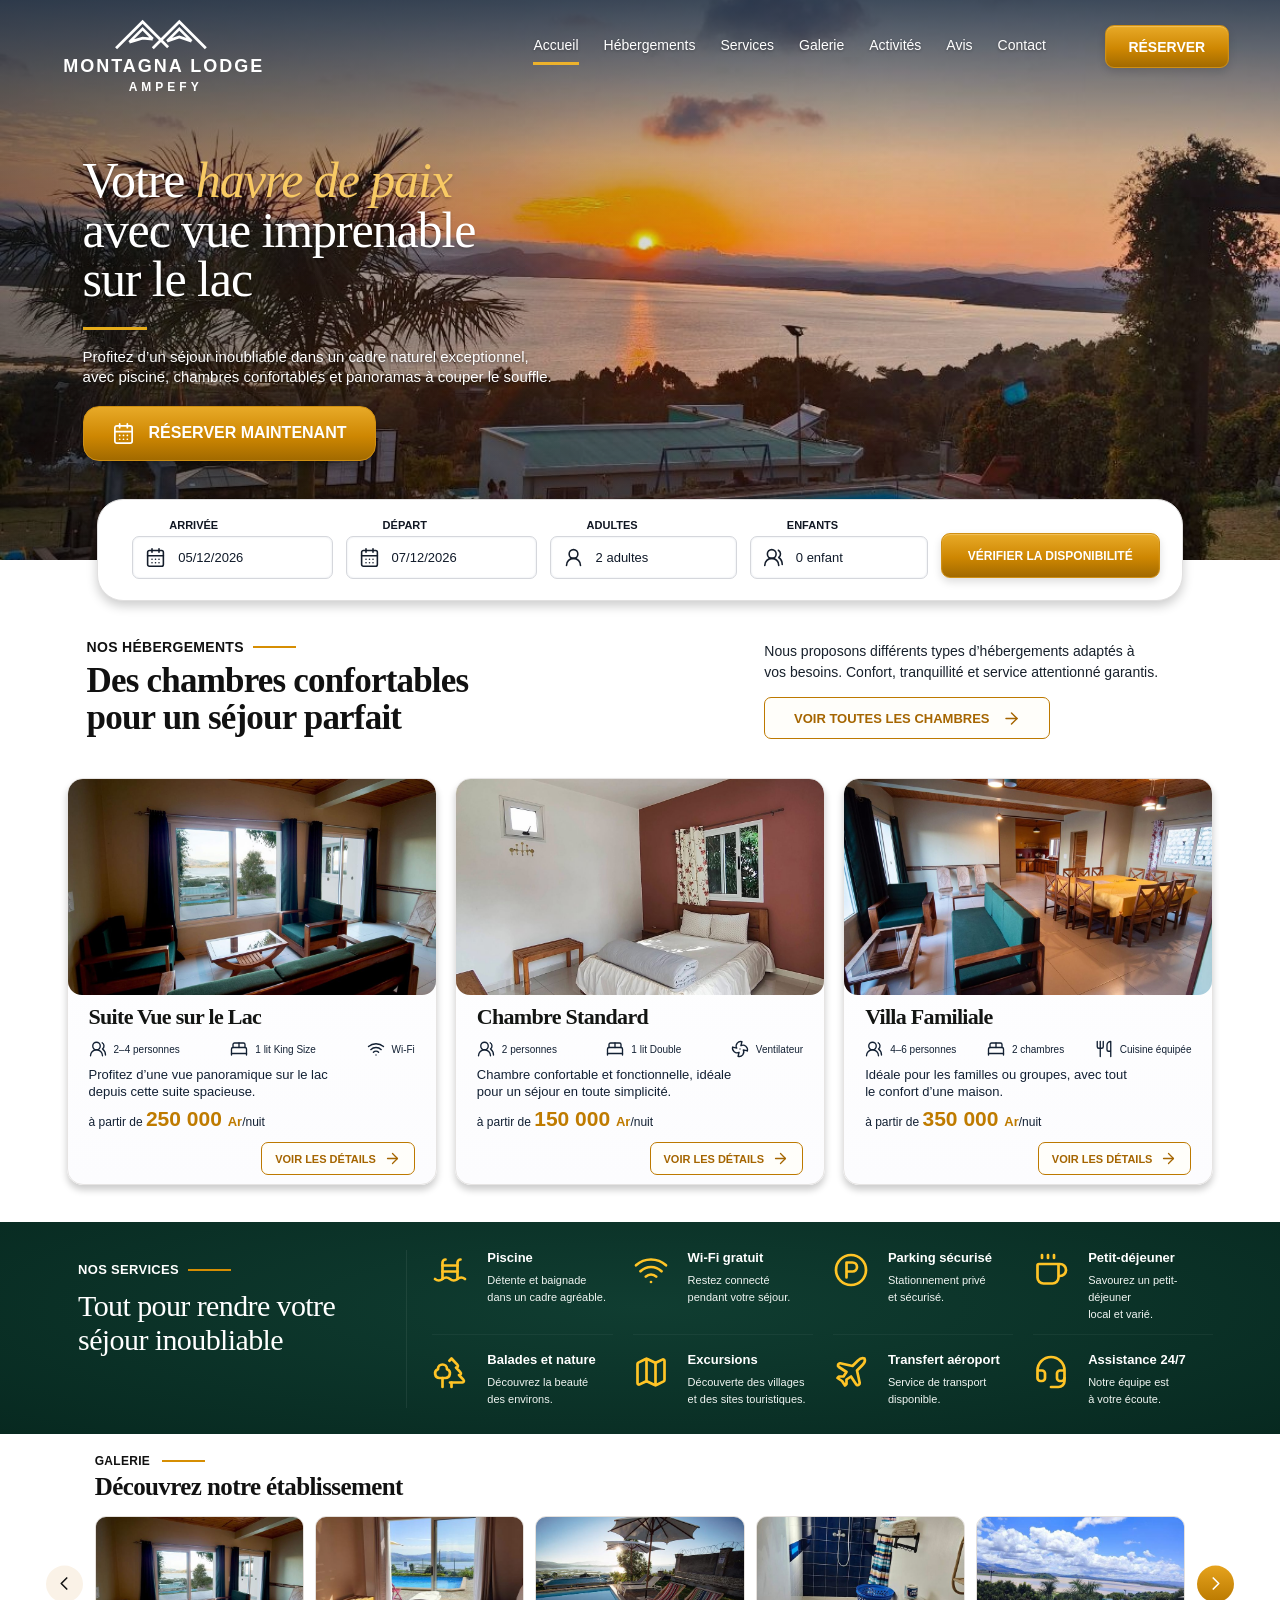
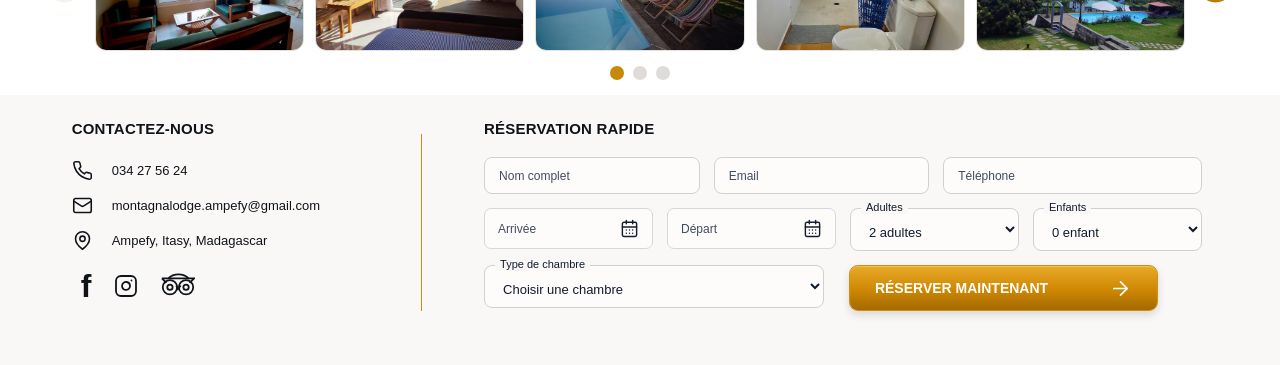
<file: index.html>
<!DOCTYPE html>
<html lang="fr">
<head>
  <meta charset="UTF-8">
  <meta name="viewport" content="width=device-width, initial-scale=1.0">
  <meta name="theme-color" content="#0b3028">
  <title>Montagna Lodge — Ampefy</title>
  <meta name="description" content="Montagna Lodge Ampefy : votre havre de paix avec vue imprenable sur le lac. Piscine, chambres confortables, suite, villa familiale et excursions dans l’Itasy, Madagascar.">
  <meta property="og:type" content="website">
  <meta property="og:title" content="Montagna Lodge — Ampefy">
  <meta property="og:description" content="Votre havre de paix avec vue imprenable sur le lac. Piscine, chambres confortables et panoramas à couper le souffle.">
  <meta property="og:image" content="https://dossyr.github.io/montagna-lodge-ampefy/assets/images/hero-piscine-lac.jpg">
  <meta property="og:locale" content="fr_FR">
  <link rel="icon" href="assets/favicon.svg" type="image/svg+xml">
  <link rel="stylesheet" href="css/style.css">
  <link rel="stylesheet" href="css/layout.css">
  <link rel="stylesheet" href="css/components.css">
  <script type="application/ld+json">
  {
    "@context": "https://schema.org",
    "@type": "LodgingBusiness",
    "name": "Montagna Lodge Ampefy",
    "telephone": "+26134275624",
    "email": "montagnalodge.ampefy@gmail.com",
    "address": { "@type": "PostalAddress", "addressLocality": "Ampefy", "addressRegion": "Itasy", "addressCountry": "MG" },
    "priceRange": "150 000 – 350 000 Ar / nuit",
    "amenityFeature": ["Piscine", "Wi-Fi gratuit", "Parking sécurisé", "Petit-déjeuner", "Transfert aéroport"]
  }
  </script>
</head>
<body>
  <main>
    <section class="lodge-hero" id="accueil">
      <img class="lodge-hero__image" src="assets/images/hero-piscine-lac.jpg" alt="Piscine du lodge face au lac au coucher du soleil, Ampefy" fetchpriority="high">
      <div class="lodge-hero__shade"></div>
      <header class="lodge-header">
        <a class="lodge-logo" href="#accueil" aria-label="Montagna Lodge Ampefy — Accueil">
          <svg class="lodge-logo__mountains" viewBox="0 0 100 36" fill="none" aria-hidden="true"><path d="M3 31 29 5l25 25M39 31 65 5l26 26M16 25l13-13 10 10M53 24l12-12 12 12M16 25l13-4 10 1M53 24l12-4 12 4" stroke="currentColor" stroke-width="2.7"/></svg>
          <strong>MONTAGNA LODGE</strong><span>AMPEFY</span>
        </a>
        <nav class="lodge-nav" id="lodge-nav" aria-label="Navigation principale">
          <a class="is-active" href="#accueil" aria-current="true">Accueil</a><a href="#hebergements">Hébergements</a><a href="#services">Services</a><a href="#galerie">Galerie</a><a href="#activites">Activités</a><a href="#avis" data-open-reviews>Avis</a><a href="#contact">Contact</a>
        </nav>
        <a class="gold-button lodge-header__book" href="#reservation">RÉSERVER</a>
        <button class="menu-toggle" type="button" aria-label="Ouvrir le menu" aria-expanded="false" aria-controls="lodge-nav"><i data-lucide="menu"></i></button>
      </header>
      <div class="lodge-hero__copy">
        <h1>Votre <em>havre de paix</em><br>avec vue imprenable <br>sur le lac</h1>
        <span class="gold-line"></span>
        <p>Profitez d’un séjour inoubliable dans un cadre naturel exceptionnel, <br>avec piscine, chambres confortables et panoramas à couper le souffle.</p>
        <a class="gold-button lodge-hero__book" href="#reservation"><i data-lucide="calendar-days"></i> RÉSERVER MAINTENANT</a>
      </div>
    </section>

    <form class="availability" id="availability-form" novalidate>
      <label class="availability__field"><span>ARRIVÉE</span><div class="input-shell"><i data-lucide="calendar-days"></i><input id="arrival" name="arrival" type="text" inputmode="numeric" placeholder="JJ/MM/AAAA" required aria-label="Date d’arrivée"></div></label>
      <label class="availability__field"><span>DÉPART</span><div class="input-shell"><i data-lucide="calendar-days"></i><input id="departure" name="departure" type="text" inputmode="numeric" placeholder="JJ/MM/AAAA" required aria-label="Date de départ"></div></label>
      <label class="availability__field"><span>ADULTES</span><div class="input-shell"><i data-lucide="user-round"></i><select id="adults" name="adults" aria-label="Nombre d’adultes"><option value="1">1 adulte</option><option value="2" selected>2 adultes</option><option value="3">3 adultes</option><option value="4">4 adultes</option><option value="5">5 adultes</option><option value="6">6 adultes</option></select></div></label>
      <label class="availability__field"><span>ENFANTS</span><div class="input-shell"><i data-lucide="users-round"></i><select id="children" name="children" aria-label="Nombre d’enfants"><option value="0">0 enfant</option><option value="1">1 enfant</option><option value="2">2 enfants</option><option value="3">3 enfants</option><option value="4">4 enfants</option></select></div></label>
      <button class="gold-button availability__submit" type="submit">VÉRIFIER LA DISPONIBILITÉ</button>
      <p class="availability__error" id="availability-error" role="alert"></p>
    </form>

    <section class="stays" id="hebergements">
      <div class="stays__heading"><div><p class="section-kicker">NOS HÉBERGEMENTS</p><h2>Des chambres confortables <br>pour un séjour parfait</h2></div><div class="stays__intro"><p>Nous proposons différents types d’hébergements adaptés à <br>vos besoins. Confort, tranquillité et service attentionné garantis.</p><a class="outline-button" href="#chambres">VOIR TOUTES LES CHAMBRES <i data-lucide="arrow-right"></i></a></div></div>
      <div class="room-grid" id="chambres">
        <article class="room-card" data-room-id="suite-lac"><img src="assets/images/chambre-suite-vue-lac.jpg" alt="Salon de la suite avec grande baie vitrée ouverte sur le lac"><div class="room-card__body"><h3>Suite Vue sur le Lac</h3><ul class="room-card__amenities"><li><i data-lucide="users-round"></i>2–4 personnes</li><li><i data-lucide="bed-double"></i>1 lit King Size</li><li><i data-lucide="wifi"></i>Wi-Fi</li></ul><p class="room-card__description">Profitez d’une vue panoramique sur le lac <br>depuis cette suite spacieuse.</p><p class="room-card__price">à partir de <strong>250 000 <small>Ar</small></strong>/nuit</p><div class="room-card__action"><button class="outline-button" data-room="Suite Vue sur le Lac" type="button">VOIR LES DÉTAILS <i data-lucide="arrow-right"></i></button></div></div></article>
        <article class="room-card" data-room-id="standard"><img src="assets/images/chambre-standard.jpg" alt="Chambre standard avec lit double et fenêtre sur le jardin"><div class="room-card__body"><h3>Chambre Standard</h3><ul class="room-card__amenities"><li><i data-lucide="users-round"></i>2 personnes</li><li><i data-lucide="bed-double"></i>1 lit Double</li><li><i data-lucide="fan"></i>Ventilateur</li></ul><p class="room-card__description">Chambre confortable et fonctionnelle, idéale <br>pour un séjour en toute simplicité.</p><p class="room-card__price">à partir de <strong>150 000 <small>Ar</small></strong>/nuit</p><div class="room-card__action"><button class="outline-button" data-room="Chambre Standard" type="button">VOIR LES DÉTAILS <i data-lucide="arrow-right"></i></button></div></div></article>
        <article class="room-card" data-room-id="villa"><img src="assets/images/villa-familiale.jpg" alt="Séjour, salle à manger et cuisine équipée de la villa familiale"><div class="room-card__body"><h3>Villa Familiale</h3><ul class="room-card__amenities"><li><i data-lucide="users-round"></i>4–6 personnes</li><li><i data-lucide="bed-double"></i>2 chambres</li><li><i data-lucide="utensils"></i>Cuisine équipée</li></ul><p class="room-card__description">Idéale pour les familles ou groupes, avec tout <br>le confort d’une maison.</p><p class="room-card__price">à partir de <strong>350 000 <small>Ar</small></strong>/nuit</p><div class="room-card__action"><button class="outline-button" data-room="Villa Familiale" type="button">VOIR LES DÉTAILS <i data-lucide="arrow-right"></i></button></div></div></article>
      </div>
    </section>

    <section class="lodge-services" id="services">
      <div class="lodge-services__intro"><p class="section-kicker">NOS SERVICES</p><h2>Tout pour rendre votre <br>séjour inoubliable</h2></div>
      <div class="service-grid">
        <article class="service-item"><i data-lucide="waves-ladder"></i><div><h3>Piscine</h3><p>Détente et baignade <br>dans un cadre agréable.</p></div></article>
        <article class="service-item"><i data-lucide="wifi"></i><div><h3>Wi-Fi gratuit</h3><p>Restez connecté <br>pendant votre séjour.</p></div></article>
        <article class="service-item"><i data-lucide="circle-parking"></i><div><h3>Parking sécurisé</h3><p>Stationnement privé <br>et sécurisé.</p></div></article>
        <article class="service-item"><i data-lucide="coffee"></i><div><h3>Petit-déjeuner</h3><p>Savourez un petit-déjeuner <br>local et varié.</p></div></article>
        <article class="service-item" id="activites"><i data-lucide="trees"></i><div><h3>Balades et nature</h3><p>Découvrez la beauté <br>des environs.</p></div></article>
        <article class="service-item"><i data-lucide="map"></i><div><h3>Excursions</h3><p>Découverte des villages <br>et des sites touristiques.</p></div></article>
        <article class="service-item"><i data-lucide="plane"></i><div><h3>Transfert aéroport</h3><p>Service de transport <br>disponible.</p></div></article>
        <article class="service-item"><i data-lucide="headset"></i><div><h3>Assistance 24/7</h3><p>Notre équipe est <br>à votre écoute.</p></div></article>
      </div>
    </section>

    <section class="lodge-gallery" id="galerie">
      <p class="section-kicker">GALERIE</p><h2>Découvrez notre établissement</h2>
      <div class="lodge-gallery__carousel"><button class="gallery-arrow gallery-arrow--previous" type="button" aria-label="Photos précédentes"><i data-lucide="chevron-left"></i></button><div class="lodge-gallery__track">
        <button class="gallery-photo" type="button" aria-label="Agrandir : Salon avec vue sur le lac" data-full="assets/images/galerie/01-salon-vue-lac.jpg"><img src="assets/images/galerie/01-salon-vue-lac-mini.jpg" alt="Salon avec vue sur le lac" loading="lazy"></button>
        <button class="gallery-photo" type="button" aria-label="Agrandir : Chambre ouverte sur la piscine et le lac" data-full="assets/images/galerie/02-chambre-vue-piscine.jpg"><img src="assets/images/galerie/02-chambre-vue-piscine-mini.jpg" alt="Chambre ouverte sur la piscine et le lac" loading="lazy"></button>
        <button class="gallery-photo" type="button" aria-label="Agrandir : Piscine, parasols et transats face au lac" data-full="assets/images/galerie/03-piscine-transats.jpg"><img src="assets/images/galerie/03-piscine-transats-mini.jpg" alt="Piscine, parasols et transats face au lac" loading="lazy"></button>
        <button class="gallery-photo" type="button" aria-label="Agrandir : Salle de bain avec douche à l’italienne" data-full="assets/images/galerie/04-salle-de-bain.jpg"><img src="assets/images/galerie/04-salle-de-bain-mini.jpg" alt="Salle de bain avec douche à l’italienne" loading="lazy"></button>
        <button class="gallery-photo" type="button" aria-label="Agrandir : Vue sur le lac depuis les jardins et la piscine" data-full="assets/images/galerie/05-vue-lac-piscine.jpg"><img src="assets/images/galerie/05-vue-lac-piscine-mini.jpg" alt="Vue sur le lac depuis les jardins et la piscine" loading="lazy"></button>
        <button class="gallery-photo" type="button" aria-label="Agrandir : Baignade dans la piscine avec vue sur le lac" data-full="assets/images/galerie/06-piscine-lac.jpg"><img src="assets/images/galerie/06-piscine-lac-mini.jpg" alt="Baignade dans la piscine avec vue sur le lac" loading="lazy"></button>
        <button class="gallery-photo" type="button" aria-label="Agrandir : Bungalows colorés et allées fleuries" data-full="assets/images/galerie/07-bungalows.jpg"><img src="assets/images/galerie/07-bungalows-mini.jpg" alt="Bungalows colorés et allées fleuries" loading="lazy"></button>
        <button class="gallery-photo" type="button" aria-label="Agrandir : Séjour et cuisine équipée de la villa" data-full="assets/images/galerie/08-villa-sejour-cuisine.jpg"><img src="assets/images/galerie/08-villa-sejour-cuisine-mini.jpg" alt="Séjour et cuisine équipée de la villa" loading="lazy"></button>
        <button class="gallery-photo" type="button" aria-label="Agrandir : Chambre avec deux lits doubles et vue sur le lac" data-full="assets/images/galerie/09-chambre-deux-lits.jpg"><img src="assets/images/galerie/09-chambre-deux-lits-mini.jpg" alt="Chambre avec deux lits doubles et vue sur le lac" loading="lazy"></button>
        <button class="gallery-photo" type="button" aria-label="Agrandir : Chambre double avec salle d’eau" data-full="assets/images/galerie/10-chambre-bordeaux.jpg"><img src="assets/images/galerie/10-chambre-bordeaux-mini.jpg" alt="Chambre double avec salle d’eau" loading="lazy"></button>
        <button class="gallery-photo" type="button" aria-label="Agrandir : Chambre familiale avec lits simples et lits superposés" data-full="assets/images/galerie/11-chambre-familiale.jpg"><img src="assets/images/galerie/11-chambre-familiale-mini.jpg" alt="Chambre familiale avec lits simples et lits superposés" loading="lazy"></button>
        <button class="gallery-photo" type="button" aria-label="Agrandir : Piscine au pied des villas et de la colline" data-full="assets/images/galerie/12-piscine-villas.jpg"><img src="assets/images/galerie/12-piscine-villas-mini.jpg" alt="Piscine au pied des villas et de la colline" loading="lazy"></button>
        <button class="gallery-photo" type="button" aria-label="Agrandir : Kiosque dans le jardin face au lac" data-full="assets/images/galerie/13-kiosque-jardin.jpg"><img src="assets/images/galerie/13-kiosque-jardin-mini.jpg" alt="Kiosque dans le jardin face au lac" loading="lazy"></button>
        <button class="gallery-photo" type="button" aria-label="Agrandir : Vue aérienne du Montagna Lodge" data-full="assets/images/galerie/14-vue-aerienne.jpg"><img src="assets/images/galerie/14-vue-aerienne-mini.jpg" alt="Vue aérienne du Montagna Lodge" loading="lazy"></button>
        <button class="gallery-photo" type="button" aria-label="Agrandir : Le lodge illuminé lors d’une soirée" data-full="assets/images/galerie/15-soiree-vue-aerienne.jpg"><img src="assets/images/galerie/15-soiree-vue-aerienne-mini.jpg" alt="Le lodge illuminé lors d’une soirée" loading="lazy"></button>
      </div><button class="gallery-arrow gallery-arrow--next" type="button" aria-label="Photos suivantes"><i data-lucide="chevron-right"></i></button></div>
      <div class="gallery-dots" aria-label="Pages de la galerie"><button type="button" class="is-current" aria-label="Page 1" aria-pressed="true"></button><button type="button" aria-label="Page 2" aria-pressed="false"></button><button type="button" aria-label="Page 3" aria-pressed="false"></button></div>
    </section>
  </main>

  <footer class="lodge-footer" id="contact">
    <section class="contact-block"><h2>CONTACTEZ-NOUS</h2><a href="tel:+26134275624" data-contact="phone"><i data-lucide="phone"></i><span>034 27 56 24</span></a><a href="mailto:montagnalodge.ampefy@gmail.com" data-contact="email"><i data-lucide="mail"></i><span>montagnalodge.ampefy@gmail.com</span></a><p><i data-lucide="map-pin"></i>Ampefy, Itasy, Madagascar</p><div class="contact-socials" aria-label="Réseaux sociaux"><a data-social="facebook" aria-label="Facebook" target="_blank" rel="noopener"><span class="contact-socials__facebook">f</span></a><a data-social="instagram" aria-label="Instagram" target="_blank" rel="noopener"><i data-lucide="instagram"></i></a><a data-social="tripadvisor" aria-label="Tripadvisor" target="_blank" rel="noopener"><svg viewBox="0 0 38 26" fill="none" aria-hidden="true"><path d="M1 5h36l-5 5M1 5l5 5M8 5C14-1 25-1 31 5M17 13l2 4 3-4" stroke="currentColor" stroke-width="2"/><circle cx="10" cy="15" r="8" stroke="currentColor" stroke-width="2"/><circle cx="28" cy="15" r="8" stroke="currentColor" stroke-width="2"/><circle cx="10" cy="15" r="3" stroke="currentColor" stroke-width="2"/><circle cx="28" cy="15" r="3" stroke="currentColor" stroke-width="2"/></svg></a></div></section>
    <section class="reservation-block" id="reservation"><h2>RÉSERVATION RAPIDE</h2><form class="reservation-form" id="reservation-form" novalidate>
      <div class="reservation-form__identity"><input type="text" name="name" placeholder="Nom complet" aria-label="Nom complet" autocomplete="name" required maxlength="80"><input type="email" name="email" placeholder="Email" aria-label="Email" autocomplete="email" required maxlength="120"><input type="tel" name="phone" placeholder="Téléphone" aria-label="Téléphone" autocomplete="tel" required maxlength="25"></div>
      <div class="reservation-form__dates"><label class="input-shell"><input type="text" name="arrival" inputmode="numeric" placeholder="Arrivée" aria-label="Arrivée (JJ/MM/AAAA)" required><i data-lucide="calendar-days"></i></label><label class="input-shell"><input type="text" name="departure" inputmode="numeric" placeholder="Départ" aria-label="Départ (JJ/MM/AAAA)" required><i data-lucide="calendar-days"></i></label><label class="floating-field"><span>Adultes</span><select name="adults" aria-label="Adultes"><option value="1">1 adulte</option><option value="2" selected>2 adultes</option><option value="3">3 adultes</option><option value="4">4 adultes</option><option value="5">5 adultes</option><option value="6">6 adultes</option></select></label><label class="floating-field"><span>Enfants</span><select name="children" aria-label="Enfants"><option value="0">0 enfant</option><option value="1">1 enfant</option><option value="2">2 enfants</option><option value="3">3 enfants</option><option value="4">4 enfants</option></select></label></div>
      <div class="reservation-form__last"><label class="floating-field"><span>Type de chambre</span><select name="room" aria-label="Type de chambre" required><option value="">Choisir une chambre</option><option value="suite-lac">Suite Vue sur le Lac</option><option value="standard">Chambre Standard</option><option value="villa">Villa Familiale</option></select></label><button class="gold-button" type="submit">RÉSERVER MAINTENANT <i data-lucide="arrow-right"></i></button></div>
      <div class="visually-hidden" aria-hidden="true"><label>Ne pas remplir <input type="text" name="website" tabindex="-1" autocomplete="off"></label></div>
      <p class="reservation-status" id="reservation-status" role="status" aria-live="polite"></p>
    </form></section>
  </footer>
  <dialog class="lodge-dialog" id="lodge-dialog" aria-labelledby="lodge-dialog-title"><button class="lodge-dialog__close" type="button" aria-label="Fermer"><i data-lucide="x"></i></button><div id="lodge-dialog-content"></div></dialog>

  <script src="js/config.js"></script>
  <script src="js/icons.js"></script>
  <script src="js/dates.js"></script>
  <script src="js/booking-service.js"></script>
  <script src="js/datepicker.js"></script>
  <script src="js/main.js"></script>
</body>
</html>
</file>
<file: css/style.css>
/* Reset and shared document defaults. Section styles live in layout.css. */
* { box-sizing: border-box; }
html { scroll-behavior: smooth; }
body { margin: 0; font-family: Arial, Helvetica, sans-serif; color: #111723; background: #fff; }
a { color: inherit; text-decoration: none; }
button, input, select { font: inherit; }
button { cursor: pointer; border: 0; }
svg { width: 23px; height: 23px; flex-shrink: 0; stroke-width: 1.8; }
h1, h2, h3, p { margin: 0; }
img { max-width: 100%; }
section[id] { scroll-margin-top: 20px; }
@media (prefers-reduced-motion: reduce) {
 html { scroll-behavior: auto; }
 *, *::before, *::after { transition: none !important; }
}
</file>
<file: css/layout.css>
/* 1. Lodge base and shared controls */
:root { --lodge-gold:#d68e03; --lodge-dark:#092d25; --lodge-ink:#111723; }
body:has(.lodge-hero) { margin:0; color:var(--lodge-ink); font-family:Arial,Helvetica,sans-serif; background:#fff; }
.lodge-hero *, .stays *, .lodge-services *, .lodge-gallery *, .lodge-footer *, .availability * { box-sizing:border-box; }
.lodge-hero h1, .stays h2, .room-card h3, .lodge-services h2, .lodge-gallery h2 { font-family:Georgia,'Times New Roman',serif; color:inherit; }
button, a, input, select { -webkit-tap-highlight-color:transparent; }
button, a, select { touch-action:manipulation; }
button:focus-visible, a:focus-visible, input:focus-visible, select:focus-visible { outline:3px solid #e8b345; outline-offset:4px; }
.gold-button { display:inline-flex; justify-content:center; align-items:center; gap:14px; min-height:43px; border:1px solid #cf8f13; border-radius:9px; background:linear-gradient(#e8aa28 0%,#ce8702 55%,#a26a00 100%); box-shadow:0 4px 8px #0002,inset 0 1px 1px #ffe0a26b; color:#fff; font-size:14px; font-weight:700; padding:10px 20px; white-space:nowrap; cursor:pointer; transition:filter .2s,transform .2s; }
.gold-button:hover { filter:brightness(1.1); transform:translateY(-1px); }
.outline-button { display:inline-flex; align-items:center; justify-content:center; gap:12px; border:1px solid #bd7900; border-radius:7px; background:#fffefa; color:#a56500; font-size:13px; font-weight:600; padding:9px 18px; cursor:pointer; transition:background .2s; }
.outline-button:hover { background:#fff3d9; }
.outline-button svg { width:19px; height:19px; }
.section-kicker { display:flex; align-items:center; gap:9px; font-size:14px; font-weight:700; letter-spacing:.3px; }
.section-kicker::after { content:''; display:block; width:43px; height:2px; background:var(--lodge-gold); }
/* 2. Full-width hero and navigation */
.lodge-hero { height:560px; position:relative; isolation:isolate; overflow:hidden; color:#fff; background:#3d5264; }
.lodge-hero__image { position:absolute; inset:0; width:100%; height:100%; object-fit:cover; object-position:center 56%; z-index:-3; }
.lodge-hero__shade { position:absolute; inset:0; background:linear-gradient(180deg,#192b41c9 0%,#14273c22 28%,#0000 52%,#0002 100%),linear-gradient(90deg,#0006,#0000 70%); z-index:-2; }
.lodge-header { height:108px; display:flex; align-items:flex-start; justify-content:space-between; gap:24px; padding:16px 4% 0 4.9%; max-width:1600px; margin:auto; }
.lodge-logo { display:flex; flex-direction:column; align-items:center; color:#fff; flex-shrink:0; width:202px; padding-top:0; }
.lodge-logo__mountains { width:102px; height:38px; margin-bottom:1px; }
.lodge-logo strong { font-size:18px; letter-spacing:2px; line-height:23px; white-space:nowrap; }
.lodge-logo span { font-size:12px; font-weight:600; letter-spacing:4px; line-height:19px; padding-left:4px; }
.lodge-nav { display:flex; align-items:center; justify-content:space-between; gap:25px; width:auto; margin:11px 0 0 auto; white-space:nowrap; order:initial; font-size:14px; }
.lodge-nav a { display:block; padding:10px 0 14px; position:relative; color:white; text-shadow:0 1px 3px #0005; }
.lodge-nav .is-active::after { content:''; position:absolute; left:0; right:0; bottom:2px; height:3px; background:#edb22b; }
.lodge-header__book { margin:9px 0 0 35px; min-width:124px; }
.menu-toggle { display:none; color:#fff; background:none; padding:9px; }
.lodge-hero__copy { margin:48px 0 0 6.45%; max-width:700px; }
.lodge-hero h1 { font-size:50px; font-weight:400; line-height:.99; letter-spacing:-1.1px; margin:0; color:#fff; text-shadow:0 2px 3px #0003; }
.lodge-hero h1 em { color:#f8ca64; font-weight:400; }
.gold-line { width:64px; height:3px; display:block; background:#e6ac1a; margin:22px 0 17px; }
.lodge-hero__copy p { font-size:15px; line-height:20px; color:#fff; text-shadow:0 1px 3px #0008; }
.lodge-hero__book { margin-top:19px; min-height:55px; padding:12px 28px; border-radius:16px; font-size:16px; box-shadow:0 5px 9px #0005; }
.lodge-hero__book svg { width:23px; height:23px; }
/* 3. Floating availability form */
.availability { position:relative; z-index:2; margin:-61px auto 0; padding:17px 22px 21px 34px; width:84.8%; max-width:1250px; min-height:102px; display:grid; grid-template-columns:1.07fr 1.02fr 1fr .95fr 1.17fr; gap:13px; align-items:end; border:1px solid #e1e0e0; border-radius:26px; background:#fff; box-shadow:0 5px 11px #0003; }
.availability__field { display:flex; flex-direction:column; gap:5px; min-width:0; }
.availability__field>span { font-size:11px; font-weight:700; padding-left:37px; }
.input-shell { display:flex; align-items:center; gap:12px; height:43px; padding:0 12px; border:1px solid #d5d7dc; border-radius:7px; background:#fff; min-width:0; }
.input-shell svg { width:21px; height:21px; color:#141d2b; flex-shrink:0; }
.input-shell input, .input-shell select { width:100%; min-width:0; padding:0; border:0; background:transparent; color:#101a29; font-size:13px; height:100%; outline-offset:0; }
.availability .input-shell { box-shadow:inset 0 0 2px #9aa5bd55; }
.availability select { appearance:none; }
.availability__submit { min-height:45px; padding:10px 9px; font-size:12px; margin-bottom:1px; }
/* 4. Accommodation section */
.stays { padding:35px 5.2% 37px; max-width:1600px; margin:auto; color:#111; }
.stays__heading { display:grid; grid-template-columns:1.5fr 1fr; gap:34px; margin:0 20px 39px; align-items:center; }
.stays h2 { margin:8px 0 0; font-size:35px; font-weight:600; line-height:1.04; letter-spacing:-.8px; }
.stays__intro { padding-top:5px; }
.stays__intro p { font-size:14px; line-height:21px; color:#17202b; margin:0 0 14px; }
.stays__intro .outline-button { min-width:286px; min-height:42px; }
.room-grid { display:grid; grid-template-columns:repeat(3,minmax(0,1fr)); gap:18px; }
.room-card { border-radius:16px; overflow:hidden; box-shadow:0 5px 7px #0003; background:linear-gradient(#fff,#fcfcfe); border:1px solid #e6e4e3; }
.room-card>img { width:100%; height:216px; object-fit:cover; display:block; border-radius:14px; }
.room-card__body { padding:10px 21px 9px; color:#122033; }
.room-card h3 { font-size:22px; font-weight:600; letter-spacing:-.7px; color:#131513; margin:0 0 11px; line-height:1.1; }
.room-card__amenities { list-style:none; padding:0; margin:0 0 8px; display:flex; align-items:center; justify-content:space-between; gap:9px; }
.room-card__amenities li { display:flex; gap:7px; align-items:center; font-size:10px; white-space:nowrap; font-weight:500; }
.room-card__amenities svg { width:18px; height:18px; }
.room-card__description { font-size:13px; line-height:17px; min-height:34px; margin:0 0 7px; }
.room-card__price { font-size:12px; line-height:23px; color:#122033; margin:0; white-space:nowrap; }
.room-card__price strong { font-family:Arial,sans-serif; color:#bf7b00; font-size:21px; font-weight:600; }
.room-card__price small { font-size:13px; }
.room-card__action { display:flex; justify-content:flex-end; margin-top:8px; }
.room-card__action .outline-button { min-height:33px; font-size:11px; padding:5px 13px; gap:8px; }
.room-card__action svg { width:17px; height:17px; }
/* 5. Deep green service panel */
.lodge-services { display:grid; grid-template-columns:29% 1fr; gap:25px; padding:28px 5.2% 26px 6.1%; min-height:203px; color:#fff; background:radial-gradient(ellipse at 50% 40%,#103d31,#072920); }
.lodge-services__intro { border-right:1px solid #ffffff12; padding-top:12px; }
.lodge-services .section-kicker { font-size:13px; }
.lodge-services h2 { font-size:30px; line-height:1.14; margin:12px 0 0; font-weight:400; letter-spacing:-.6px; }
.service-grid { display:grid; grid-template-columns:repeat(4,minmax(0,1fr)); column-gap:20px; row-gap:0; }
.service-item { display:flex; gap:19px; padding:0 0 11px; min-width:0; }
.service-item:nth-child(n+5) { border-top:1px solid #ffffff0c; padding:17px 0 0; }
.service-item>svg { width:36px; height:36px; color:#ffc426; stroke-width:1.8; margin-top:2px; }
.service-item h3 { font-size:13px; font-weight:600; margin:0 0 6px; line-height:16px; }
.service-item p { font-size:11px; line-height:17px; color:#f0f5f2; margin:0; }
/* 6. Gallery */
.lodge-gallery { max-width:1600px; margin:auto; padding:20px 7.4% 15px; color:#111; }
.lodge-gallery>.section-kicker { margin-left:0; font-size:12px; gap:12px; }
.lodge-gallery h2 { font-size:25px; font-weight:600; letter-spacing:-.6px; margin:5px 0 15px; }
.lodge-gallery__carousel { position:relative; }
.lodge-gallery__track { display:flex; gap:11px; }
.gallery-photo { flex:1 1 0; width:0; height:135px; padding:0; border-radius:11px; border:1px solid #e4e0dc; overflow:hidden; background:#eee; cursor:zoom-in; }
.gallery-photo img { display:block; width:100%; height:100%; object-fit:cover; transition:transform .25s; }
.gallery-photo:hover img { transform:scale(1.04); }
.gallery-arrow { position:absolute; top:50%; transform:translateY(-50%); display:flex; align-items:center; justify-content:center; width:37px; height:37px; border-radius:50%; border:0; padding:5px; background:#faf2e7; color:#151515; }
.gallery-arrow--previous { left:-49px; }
.gallery-arrow--next { right:-49px; color:#fff; background:linear-gradient(#e6a31d,#ba7900); }
.gallery-arrow svg { height:22px; width:22px; }
.gallery-dots { display:flex; align-items:center; justify-content:center; gap:9px; padding:15px 0 0; }
.gallery-dots button { width:14px; height:14px; border-radius:50%; background:#dedbd9; padding:0; border:0; }
.gallery-dots .is-current { background:#c68a08; }
/* 7. Contact and reservation footer */
.lodge-footer { display:grid; grid-template-columns:31% 1fr; gap:62px; background:#faf8f7; color:#101419; padding:25px 6.1% 32px 5.6%; min-height:270px; }
.contact-block { position:relative; }
.contact-block::after { content:''; width:1px; background:#cc8b18; height:177px; position:absolute; top:14px; right:0; }
.lodge-footer h2 { font-family:Arial,Helvetica,sans-serif; font-size:15px; line-height:18px; font-weight:700; color:#101419; margin:0 0 22px; letter-spacing:.2px; }
.contact-block>a, .contact-block>p { display:flex; align-items:center; gap:19px; font-size:13px; line-height:20px; margin:0 0 14px; color:#101419; }
.contact-block>a svg, .contact-block>p svg { width:21px; height:21px; }
.contact-socials { display:flex; align-items:center; gap:23px; margin:21px 0 0 9px; }
.contact-socials>svg { width:24px; height:24px; }
.contact-socials>svg:last-child { width:34px; height:27px; }
.contact-socials__facebook { font-family:Arial,sans-serif; font-size:32px; font-weight:700; line-height:26px; }
.reservation-block h2 { margin-bottom:19px; }
.reservation-form { display:flex; flex-direction:column; gap:14px; }
.reservation-form__identity { display:grid; grid-template-columns:1fr 1fr 1.2fr; gap:14px; }
.reservation-form__identity>input { width:100%; min-width:0; height:37px; border:1px solid #d0d0d3; border-radius:8px; padding:0 14px; color:#142033; background:#fff9; font-size:12px; }
.reservation-form input::placeholder { color:#414c5d; opacity:1; }
.reservation-form__dates { display:grid; grid-template-columns:1fr 1fr 1fr 1fr; gap:14px; }
.reservation-form .input-shell { height:41px; background:#fff9; padding:0 13px; }
.reservation-form .input-shell input { font-size:12px; }
.reservation-form .input-shell svg { width:19px; height:19px; }
.floating-field { display:block; position:relative; min-width:0; }
.floating-field>span { position:absolute; top:-7px; left:11px; padding:0 5px; background:#faf8f7; font-size:11px; line-height:13px; color:#111b2d; }
.floating-field select { appearance:auto; width:100%; min-width:0; height:43px; padding:6px 10px 0 14px; border:1px solid #d0d0d3; border-radius:8px; background:#fff9; color:#111b2d; font-size:13px; }
.reservation-form__last { display:grid; grid-template-columns:1.1fr 1fr; gap:25px; padding-right:44px; }
.reservation-form__last .gold-button { min-height:46px; justify-content:space-between; padding:10px 25px; font-size:14px; }
.reservation-status { font-size:12px; line-height:18px; color:#374b3e; margin:0; }
.reservation-status:empty { display:none; }
.reservation-status a { color:#8c5900; text-decoration:underline; }
/* 8. Photo and room details dialog */
.lodge-dialog { width:600px; max-width:92vw; min-width:0; max-height:90vh; padding:30px; border:1px solid #d3c9ad; border-radius:16px; color:#152a23; box-shadow:0 20px 80px #0005; }
.lodge-dialog::backdrop { background:#001811aa; }
.lodge-dialog__close { position:absolute; top:7px; right:7px; display:flex; padding:5px; border-radius:50%; background:#fff; color:#172b23; z-index:1; }
#lodge-dialog-content>img { width:100%; max-height:55vh; object-fit:cover; border-radius:9px; display:block; }
#lodge-dialog-content h2 { color:#152a23; font-family:Georgia,serif; margin:20px 0 12px; }
#lodge-dialog-content p { margin:12px 0; line-height:1.6; }
/* 9. Responsive layout */
@media (min-width:1500px) {
  .lodge-hero { height:660px; }
  .lodge-hero__copy { margin:80px auto 0; max-width:1405px; padding-left:10px; }
  .lodge-hero h1 { font-size:62px; }
  .stays { padding-top:45px; padding-bottom:45px; }
  .room-card>img { height:280px; }
  .lodge-services { padding-left:max(6%,calc((100vw - 1400px)/2)); padding-right:max(5%,calc((100vw - 1400px)/2)); }
}
@media (max-width:1150px) {
  .lodge-header { gap:18px; padding-left:4%; padding-right:4%; }
  .lodge-logo { width:185px; }
  .lodge-logo strong { font-size:16px; }
  .lodge-nav { gap:20px; font-size:13px; }
  .lodge-header__book { margin-left:12px; min-width:112px; }
  .availability { width:89%; padding-left:23px; padding-right:20px; gap:10px; }
  .availability__submit { font-size:10px; }
  .stays__heading { margin-left:10px; margin-right:0; gap:20px; }
  .stays h2 { font-size:31px; }
  .stays__intro p { font-size:12px; }
  .room-card__body { padding-left:15px; padding-right:15px; }
  .room-card__amenities { gap:5px; }
  .room-card__amenities li { font-size:9px; gap:5px; }
  .room-card__description { font-size:12px; }
  .service-grid { column-gap:13px; }
  .service-item { gap:12px; }
  .service-item h3 { font-size:12px; }
  .service-item p { font-size:10px; }
  .lodge-services h2 { font-size:27px; }
  .lodge-footer { gap:42px; }
  .contact-block>a, .contact-block>p { font-size:12px; gap:14px; }
  .reservation-form__last { padding-right:0; gap:20px; }
}
/* Reference proportions at the supplied desktop image width. */
@media (min-width:901px) and (max-width:1150px) {
  .lodge-hero { height:443px; }
  .lodge-header { height:85px; padding:12px 4% 0 4.9%; gap:19px; }
  .lodge-logo { width:160px; }
  .lodge-logo__mountains { width:81px; height:30px; }
  .lodge-logo strong { font-size:14px; letter-spacing:1.7px; line-height:19px; }
  .lodge-logo span { font-size:10px; letter-spacing:3px; line-height:15px; }
  .lodge-nav { gap:29px; font-size:12px; margin-top:8px; }
  .lodge-nav a { padding:8px 0 11px; }
  .lodge-header__book { min-width:98px; min-height:34px; margin:8px 0 0 35px; font-size:12px; padding:8px 14px; }
  .lodge-hero__copy { margin-top:40px; }
  .lodge-hero h1 { font-size:40px; line-height:.98; letter-spacing:-.7px; }
  .gold-line { width:51px; height:2px; margin:19px 0 14px; }
  .lodge-hero__copy p { font-size:12px; line-height:16px; }
  .lodge-hero__book { min-height:44px; margin-top:15px; padding:10px 22px; font-size:13px; border-radius:13px; }
  .lodge-hero__book svg { width:19px; height:19px; }
  .availability { width:84.8%; min-height:81px; margin-top:-48px; padding:13px 17px 16px 27px; gap:11px; border-radius:21px; }
  .availability__field { gap:4px; }
  .availability__field>span { font-size:9px; padding-left:29px; }
  .availability .input-shell { height:34px; padding:0 10px; gap:10px; }
  .availability .input-shell input, .availability .input-shell select { font-size:11px; }
  .availability .input-shell svg { width:17px; height:17px; }
  .availability__submit { min-height:36px; font-size:10px; padding:8px; }
  .stays { padding:28px 5.2% 29px; }
  .stays__heading { margin:0 16px 31px; gap:27px; }
  .section-kicker { font-size:12px; }
  .section-kicker::after { width:35px; }
  .stays h2 { font-size:28px; margin-top:7px; }
  .stays__intro p { font-size:11px; line-height:17px; margin-bottom:11px; }
  .stays__intro .outline-button { min-width:226px; min-height:33px; font-size:11px; padding:7px 14px; }
  .room-grid { gap:14px; }
  .room-card { border-radius:13px; }
  .room-card>img { height:172px; border-radius:12px; }
  .room-card__body { padding:9px 17px 7px; }
  .room-card h3 { font-size:18px; margin-bottom:9px; }
  .room-card__amenities { margin-bottom:6px; }
  .room-card__amenities li { font-size:8px; gap:6px; }
  .room-card__amenities svg { width:14px; height:14px; }
  .room-card__description { font-size:10px; line-height:14px; min-height:28px; margin-bottom:5px; }
  .room-card__price { font-size:10px; line-height:19px; }
  .room-card__price strong { font-size:17px; }
  .room-card__price small { font-size:10px; }
  .room-card__action { margin-top:6px; }
  .room-card__action .outline-button { min-height:26px; font-size:9px; padding:4px 10px; }
  .room-card__action svg { width:14px; height:14px; }
  .lodge-services { min-height:160px; padding:23px 5.2% 21px 6.1%; gap:20px; grid-template-columns:28% 1fr; }
  .lodge-services__intro { padding-top:9px; }
  .lodge-services .section-kicker { font-size:11px; }
  .lodge-services h2 { font-size:24px; margin-top:10px; }
  .service-grid { column-gap:15px; }
  .service-item { gap:17px; padding-bottom:9px; }
  .service-item:nth-child(n+5) { padding-top:13px; }
  .service-item>svg { width:29px; height:29px; }
  .service-item h3 { font-size:10px; line-height:13px; margin-bottom:4px; }
  .service-item p { font-size:9px; line-height:14px; }
  .lodge-gallery { padding:16px 7.4% 12px; }
  .lodge-gallery>.section-kicker { font-size:10px; }
  .lodge-gallery h2 { font-size:20px; margin:4px 0 12px; }
  .gallery-photo { height:108px; border-radius:9px; }
  .lodge-gallery__track { gap:9px; }
  .gallery-arrow { width:30px; height:30px; }
  .gallery-arrow--previous { left:-39px; }
  .gallery-arrow--next { right:-39px; }
  .gallery-dots { gap:7px; padding-top:12px; }
  .gallery-dots button { width:11px; height:11px; }
  .lodge-footer { min-height:214px; padding:20px 6.1% 25px 5.6%; grid-template-columns:30% 1fr; gap:49px; }
  .lodge-footer h2 { font-size:13px; line-height:15px; margin-bottom:18px; }
  .contact-block::after { height:141px; top:11px; }
  .contact-block>a, .contact-block>p { font-size:11px; line-height:16px; gap:15px; margin-bottom:12px; }
  .contact-block>a svg, .contact-block>p svg { width:17px; height:17px; }
  .contact-socials { gap:20px; margin-top:17px; }
  .contact-socials>svg { width:20px; height:20px; }
  .reservation-block h2 { margin-bottom:15px; }
  .reservation-form { gap:12px; }
  .reservation-form__identity { gap:11px; }
  .reservation-form__identity>input { height:29px; font-size:10px; padding:0 11px; }
  .reservation-form__dates { gap:11px; }
  .reservation-form .input-shell { height:33px; padding:0 11px; }
  .reservation-form .input-shell input { font-size:10px; }
  .reservation-form .input-shell svg { width:16px; height:16px; }
  .floating-field>span { font-size:9px; top:-6px; }
  .floating-field select { height:34px; font-size:11px; }
  .reservation-form__last { gap:20px; padding-right:35px; }
  .reservation-form__last .gold-button { min-height:37px; font-size:12px; padding:8px 20px; }
}
@media (max-width:900px) {
  .lodge-header { align-items:flex-start; flex-wrap:wrap; position:relative; }
  .lodge-nav { display:none; position:absolute; top:90px; left:4%; right:4%; z-index:4; margin:0; padding:12px 20px; background:#092d25f5; border-radius:12px; flex-direction:column; align-items:stretch; gap:0; }
  .lodge-nav.is-open { display:flex; }
  .lodge-nav a { padding:12px 5px; }
  .lodge-nav .is-active::after { right:auto; width:45px; }
  .lodge-header__book { margin-left:auto; }
  .menu-toggle { display:block; margin-top:9px; }
  .lodge-hero__copy { margin-top:42px; }
  .lodge-hero h1 { font-size:46px; }
  .availability { width:90%; grid-template-columns:repeat(4,1fr); padding:18px; gap:13px; }
  .availability__submit { grid-column:1/-1; font-size:13px; min-height:42px; }
  .availability__field>span { padding-left:8px; }
  .input-shell { gap:7px; padding:0 9px; }
  .stays__heading { grid-template-columns:1.2fr 1fr; margin-bottom:28px; }
  .stays h2 { font-size:28px; }
  .stays__intro p br { display:none; }
  .stays__intro .outline-button { min-width:0; font-size:10px; }
  .room-grid { gap:13px; }
  .room-card>img { height:180px; }
  .room-card h3 { font-size:19px; min-height:42px; }
  .room-card__body { padding:12px; }
  .room-card__amenities { flex-wrap:wrap; justify-content:flex-start; min-height:41px; gap:6px 10px; }
  .room-card__description { min-height:51px; }
  .room-card__description br { display:none; }
  .room-card__price { font-size:10px; }
  .room-card__price strong { font-size:18px; }
  .room-card__action .outline-button { font-size:9px; padding:6px 9px; }
  .lodge-services { grid-template-columns:1fr; padding:28px 6%; gap:25px; }
  .lodge-services__intro { border-right:0; padding:0; }
  .lodge-services h2 br { display:none; }
  .service-item { gap:10px; }
  .service-item>svg { width:30px; height:30px; }
  .gallery-photo { height:110px; }
  .gallery-arrow { width:30px; height:30px; }
  .gallery-arrow--previous { left:-39px; }
  .gallery-arrow--next { right:-39px; }
  .lodge-footer { grid-template-columns:1fr; gap:30px; padding:28px 6%; }
  .contact-block { display:grid; grid-template-columns:1fr 1fr; gap:7px 24px; }
  .contact-block h2 { grid-column:1/-1; margin-bottom:9px; }
  .contact-block::after { display:none; }
  .contact-socials { margin:0; }
}
@media (max-width:600px) {
  .lodge-hero { height:565px; }
  .lodge-header { padding:17px 5% 0; gap:10px; }
  .lodge-logo { width:160px; }
  .lodge-logo strong { font-size:14px; letter-spacing:1.2px; }
  .lodge-logo span { font-size:10px; }
  .lodge-logo__mountains { width:86px; height:32px; }
  .lodge-header__book { font-size:11px; min-width:0; min-height:37px; padding:8px 12px; }
  .menu-toggle { padding:6px 0 6px 6px; }
  .lodge-hero__copy { margin:40px 6% 0; }
  .lodge-hero h1 { font-size:39px; line-height:1.07; letter-spacing:-1px; }
  .lodge-hero__copy p { font-size:13px; line-height:20px; max-width:340px; }
  .lodge-hero__copy p br { display:none; }
  .lodge-hero__book { font-size:13px; padding:11px 20px; min-height:50px; }
  .availability { margin-top:-43px; width:89%; grid-template-columns:1fr 1fr; border-radius:20px; gap:14px 12px; }
  .availability__field>span { font-size:10px; }
  .availability .input-shell { padding:0 9px; gap:7px; }
  .availability .input-shell input, .availability .input-shell select { font-size:12px; }
  .availability .input-shell svg { width:18px; height:18px; }
  .stays { padding:31px 6% 32px; }
  .stays__heading { grid-template-columns:1fr; margin:0 0 24px; gap:17px; }
  .stays h2 { font-size:30px; }
  .section-kicker { font-size:12px; }
  .stays__intro p { font-size:13px; max-width:380px; margin-bottom:12px; }
  .stays__intro .outline-button { font-size:11px; }
  .room-grid { grid-template-columns:1fr; gap:24px; }
  .room-card>img { height:220px; }
  .room-card__body { padding:15px 19px 14px; }
  .room-card h3 { font-size:24px; min-height:0; margin-bottom:12px; }
  .room-card__amenities { min-height:0; flex-wrap:nowrap; justify-content:space-between; margin-bottom:12px; }
  .room-card__amenities li { font-size:10px; }
  .room-card__description { font-size:13px; min-height:0; line-height:19px; }
  .room-card__price { font-size:12px; }
  .room-card__price strong { font-size:22px; }
  .room-card__action .outline-button { font-size:11px; padding:7px 14px; }
  .lodge-services h2 { font-size:29px; max-width:310px; }
  .service-grid { grid-template-columns:1fr 1fr; gap:20px 14px; }
  .service-item { padding:0; gap:12px; }
  .service-item:nth-child(n+5) { padding:0; border:0; }
  .service-item>svg { width:31px; height:31px; }
  .service-item h3 { font-size:12px; }
  .service-item p { font-size:11px; }
  .lodge-gallery { padding:26px 10% 20px; }
  .lodge-gallery h2 { font-size:23px; }
  .lodge-gallery__track { overflow:hidden; gap:10px; }
  .gallery-photo { flex:0 0 calc(50% - 5px); height:130px; }
  .gallery-arrow--previous { left:-34px; }
  .gallery-arrow--next { right:-34px; }
  .gallery-dots { padding-top:13px; }
  .gallery-dots button { width:11px; height:11px; }
  .contact-block { grid-template-columns:1fr; }
  .contact-block>a, .contact-block>p { font-size:13px; }
  .contact-socials { margin:6px 0 8px 4px; }
  .reservation-form { gap:15px; }
  .reservation-form__identity { grid-template-columns:1fr; gap:10px; }
  .reservation-form__identity>input { height:42px; }
  .reservation-form__dates { grid-template-columns:1fr 1fr; gap:17px 12px; }
  .reservation-form__last { grid-template-columns:1fr; gap:16px; }
  .reservation-form__last .gold-button { justify-content:center; gap:18px; }
}
</file>
<file: css/components.css>
/* =====================================================================
   Composants fonctionnels ajoutés à la maquette
   (calendrier, validation, résultats de disponibilité, visionneuse).
   Ils reprennent exactement la palette et les formes de layout.css.
   ===================================================================== */
:root { --lodge-error:#b3261e; --lodge-success:#1f6b45; --lodge-cream:#fff3d9; }

.visually-hidden { position:absolute !important; width:1px; height:1px; overflow:hidden; clip:rect(0 0 0 0); clip-path:inset(50%); white-space:nowrap; }
html:has(dialog[open]) { overflow:hidden; }

/* Réseaux sociaux devenus des liens (tailles identiques à la maquette) */
.contact-socials>a { display:inline-flex; align-items:center; color:inherit; transition:color .2s; }
.contact-socials>a:not([aria-disabled]):hover { color:#a56500; }
.contact-socials>a[aria-disabled] { cursor:default; }
.contact-socials>a>svg { width:24px; height:24px; }
.contact-socials>a:last-child>svg { width:34px; height:27px; }
@media (min-width:901px) and (max-width:1150px) { .contact-socials>a>svg { width:20px; height:20px; } .contact-socials>a:last-child>svg { width:30px; height:23px; } }

/* États des boutons */
.gold-button:disabled { cursor:not-allowed; filter:grayscale(.7); opacity:.55; transform:none; }
.gold-button.is-busy { cursor:progress; opacity:.8; filter:none; }

/* ---------- Validation ---------- */
.is-invalid, .input-shell.is-invalid, .floating-field.is-invalid select { border-color:var(--lodge-error) !important; box-shadow:0 0 0 1px #b3261e2e !important; }
.floating-field.is-invalid>span { color:var(--lodge-error); }
.availability__error { grid-column:1/-1; margin:-2px 0 -6px 3px; font-size:12px; line-height:17px; }
.availability__error:empty { display:none; }
.form-message { display:inline-flex; align-items:flex-start; gap:8px; }
.form-message svg { width:16px; height:16px; margin-top:1px; }
.form-message--error { color:var(--lodge-error); }
.form-message--success { color:var(--lodge-success); }
.form-message--info { color:#374b3e; }
.form-message a { color:#8c5900; text-decoration:underline; }

/* ---------- Calendrier ---------- */
.lodge-cal { position:absolute; z-index:1000; width:304px; padding:14px 14px 10px; border:1px solid #e1e0e0; border-radius:16px; background:#fff; color:var(--lodge-ink); box-shadow:0 12px 30px #0003; font-family:Arial,Helvetica,sans-serif; }
.lodge-cal[hidden] { display:none; }
.lodge-cal.is-loading .lodge-cal__grid { opacity:.55; }
.lodge-cal__head { display:flex; align-items:center; justify-content:space-between; margin-bottom:10px; }
.lodge-cal__title { font-family:Georgia,'Times New Roman',serif; font-size:17px; font-weight:600; letter-spacing:-.3px; text-transform:capitalize; }
.lodge-cal__nav { display:flex; align-items:center; justify-content:center; width:32px; height:32px; border-radius:50%; background:#faf2e7; color:#151515; padding:0; }
.lodge-cal__nav:hover:not(:disabled) { background:var(--lodge-cream); }
.lodge-cal__nav:disabled { opacity:.3; cursor:default; }
.lodge-cal__nav svg { width:18px; height:18px; }
.lodge-cal__week, .lodge-cal__grid { display:grid; grid-template-columns:repeat(7,1fr); gap:2px; }
.lodge-cal__week span { font-size:10px; font-weight:700; text-transform:uppercase; text-align:center; color:#6a7180; padding:4px 0 6px; }
.lodge-cal__day { position:relative; height:37px; border-radius:9px; background:transparent; border:1px solid transparent; color:#101a29; font-size:13px; padding:0; transition:background .15s; }
.lodge-cal__day:hover:not(:disabled) { background:var(--lodge-cream); border-color:#e7c27a; }
.lodge-cal__day:disabled { color:#c4c6cc; cursor:not-allowed; }
.lodge-cal__day.is-today::after { content:''; position:absolute; left:50%; bottom:4px; width:4px; height:4px; margin-left:-2px; border-radius:50%; background:var(--lodge-gold); }
.lodge-cal__day.is-full { background:#f5f1ec; text-decoration:line-through; }
.lodge-cal__day.is-in-range { background:var(--lodge-cream); border-radius:0; }
.lodge-cal__day.is-start, .lodge-cal__day.is-end { background:linear-gradient(#e8aa28 0%,#ce8702 55%,#a26a00 100%); color:#fff; font-weight:700; border-color:#cf8f13; }
.lodge-cal__day.is-start::after, .lodge-cal__day.is-end::after { background:#fff; }
.lodge-cal__foot { display:flex; align-items:center; justify-content:space-between; gap:10px; margin-top:8px; padding-top:9px; border-top:1px solid #efece8; }
.lodge-cal__hint { font-size:11px; color:#4b5563; line-height:15px; }
.lodge-cal__legend { display:inline-block; margin-left:6px; padding:0 5px; border-radius:4px; background:#f5f1ec; color:#9aa0aa; text-decoration:line-through; }
.lodge-cal__close { background:none; color:#a56500; font-size:12px; font-weight:600; padding:4px 2px; }
.lodge-cal.is-sheet { position:fixed; left:12px; right:12px; bottom:12px; width:auto; max-width:420px; margin:0 auto; box-shadow:0 0 0 100vmax #0007, 0 12px 30px #0004; }
.lodge-cal.is-sheet .lodge-cal__day { height:42px; font-size:14px; }

/* ---------- Fenêtre de dialogue : variantes ---------- */
.lodge-dialog--wide { width:720px; }
.lodge-dialog--gallery { width:1000px; max-width:94vw; padding:18px; }
#lodge-dialog-content .avail-summary { margin:-4px 0 14px; font-size:13px; color:#4b5563; }
#lodge-dialog-content .notice { display:flex; gap:10px; align-items:flex-start; margin:0 0 16px; padding:12px 14px; border-radius:10px; border:1px solid #ecd6a4; background:#fffaf0; font-size:13px; line-height:1.5; color:#5b4210; }
.notice svg { width:18px; height:18px; color:#c68a08; margin-top:1px; }
.avail-list { list-style:none; margin:0; padding:0; display:flex; flex-direction:column; gap:12px; }
.avail-item { display:grid; grid-template-columns:104px 1fr auto; gap:16px; align-items:center; padding:10px 14px 10px 10px; border:1px solid #e6e4e3; border-radius:14px; background:linear-gradient(#fff,#fcfcfe); box-shadow:0 3px 6px #0000001a; }
.avail-item img { width:104px; height:76px; object-fit:cover; border-radius:10px; display:block; }
#lodge-dialog-content .avail-item h3 { font-family:Georgia,'Times New Roman',serif; font-size:18px; font-weight:600; letter-spacing:-.4px; color:#131513; margin:0 0 4px; }
#lodge-dialog-content .avail-item__status { display:flex; align-items:center; gap:6px; margin:0 0 3px; font-size:12px; line-height:16px; color:#4b5563; }
.avail-item__status svg { width:15px; height:15px; }
#lodge-dialog-content .avail-item__status.is-yes { color:var(--lodge-success); font-weight:700; }
#lodge-dialog-content .avail-item__status.is-no { color:var(--lodge-error); }
#lodge-dialog-content .avail-item__price { margin:0; font-size:12px; line-height:18px; }
.avail-item__price strong { color:#bf7b00; font-size:15px; font-weight:600; }
.avail-item__choose { min-height:38px; font-size:12px; padding:8px 20px; }
.avail-item.is-unavailable img, .avail-item.is-unavailable h3 { opacity:.55; }

/* Visionneuse de la galerie */
.lightbox__stage { position:relative; }
#lodge-dialog-content .lightbox__image { display:block; width:100%; height:min(72vh,640px); object-fit:contain; background:#f4f1ec; border-radius:9px; }
.lightbox__stage .gallery-arrow { position:absolute; top:50%; transform:translateY(-50%); width:44px; height:44px; box-shadow:0 3px 8px #0003; }
.lightbox__stage .lightbox__prev { left:12px; }
.lightbox__stage .lightbox__next { right:12px; }
.lightbox__meta { display:flex; align-items:baseline; justify-content:space-between; gap:16px; padding:12px 4px 0; }
#lodge-dialog-content .lightbox__caption { margin:0; font-family:Georgia,'Times New Roman',serif; font-size:16px; }
.lightbox__counter { font-size:13px; color:#6a7180; white-space:nowrap; }

@media (max-width:600px) {
  .lodge-dialog { padding:24px 18px 20px; }
  .lodge-dialog--gallery { padding:12px; }
  .avail-item { grid-template-columns:76px 1fr; gap:12px; padding:10px; }
  .avail-item img { width:76px; height:64px; }
  .avail-item__choose { grid-column:1/-1; width:100%; }
  #lodge-dialog-content .lightbox__image { height:56vh; }
  .lightbox__stage .gallery-arrow { width:38px; height:38px; }
  .availability__error { margin:0; }
}

/* Galerie : seules les photos de la page en cours sont affichées */
.gallery-photo[hidden] { display:none; }
</file>
